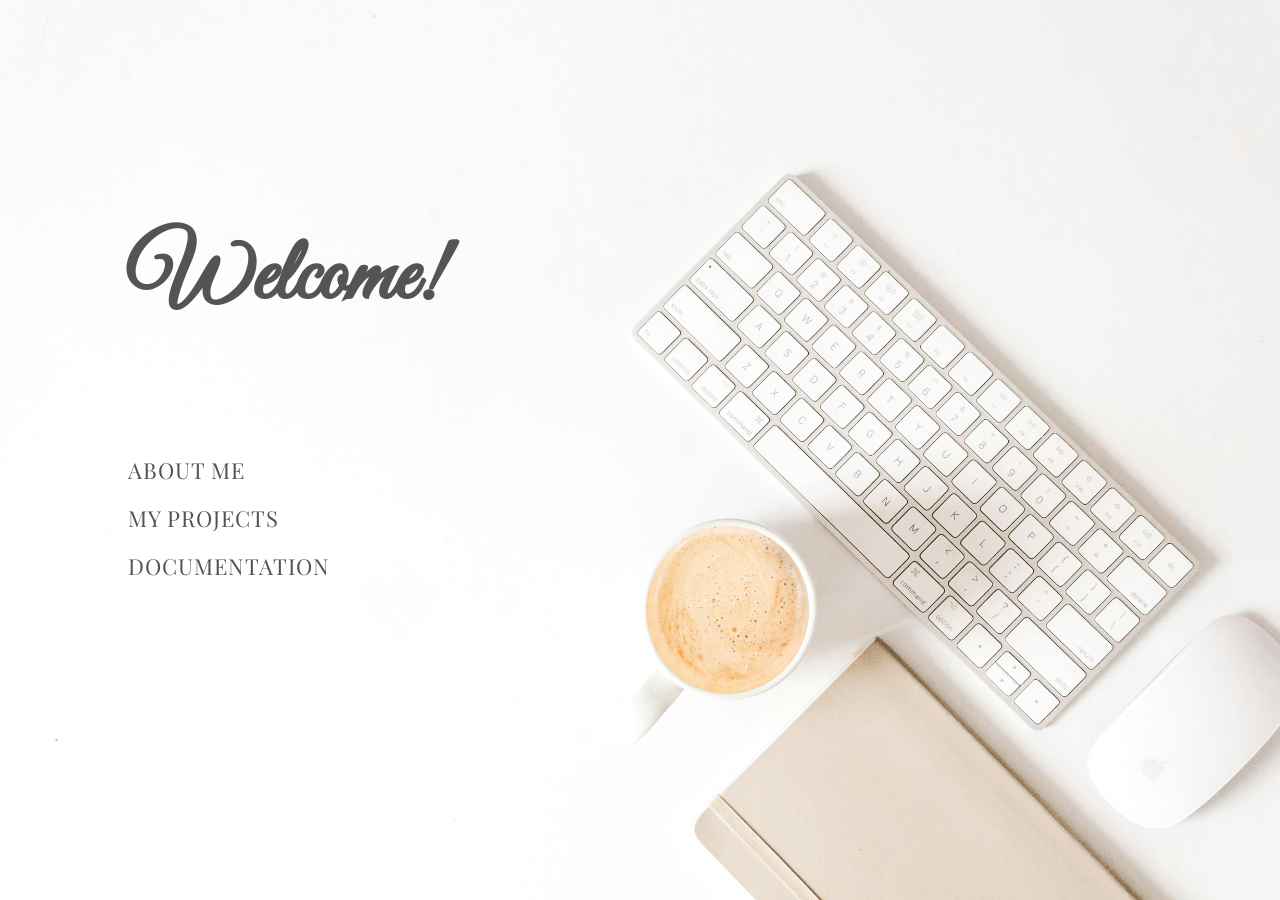
<file: index.html>
<!DOCTYPE html>
<html lang="en">
<head>
  <meta charset="UTF-8">
  <title>Portfolio</title>

  <!-- Fonts -->
  <link href="https://fonts.googleapis.com/css2?family=Playfair+Display:wght@400;600&family=Great+Vibes&display=swap" rel="stylesheet">

  <link rel="stylesheet" href="global/css/main.css">
</head>

<body>

<section class="home">

  <div class="overlay-content">
    <h1 class="title-script">Welcome!</h1>

    <div class="menu">
      <a href="/about-me/">ABOUT ME</a>
      <a href="/my-projects/">MY PROJECTS</a>
      <a href="/documentation/">DOCUMENTATION</a>
    </div>
  </div>

</section>

</body>
</html>
</file>
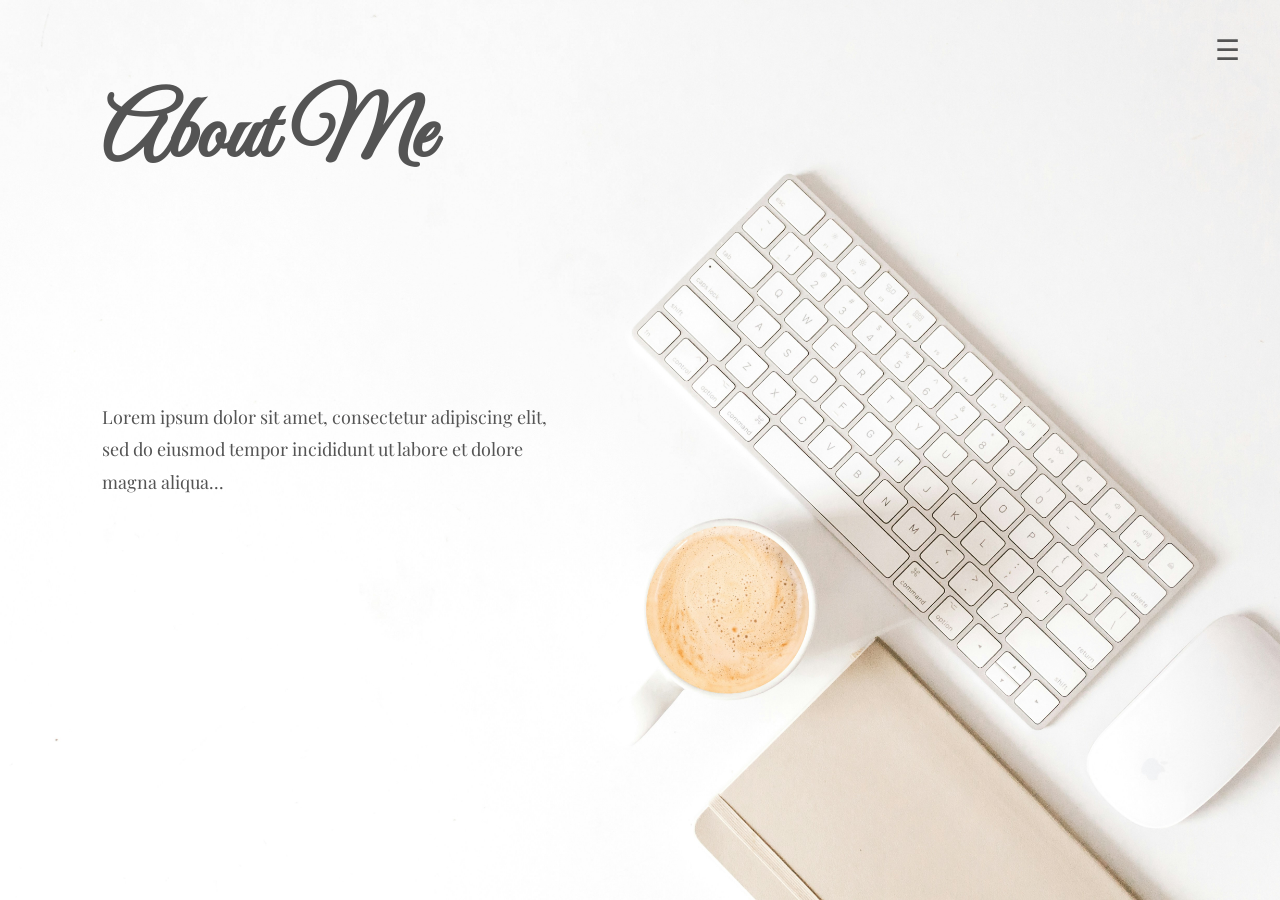
<file: about-me/index.html>
<!DOCTYPE html>
<html lang="en">
<head>
  <meta charset="UTF-8">
  <title>About Me</title>

  <!-- Fonts -->
  <link href="https://fonts.googleapis.com/css2?family=Playfair+Display:wght@400;600&family=Great+Vibes&display=swap" rel="stylesheet">

  <!-- Global CSS -->
  <link rel="stylesheet" href="../../global/css/main.css">

  <!-- Page CSS -->
  <link rel="stylesheet" href="about-me.css">

  <!-- Navigation CSS -->
  <link rel="stylesheet" href="/global/css/nav.css">
</head>

<body>
<!-- NAV -->
<div id="nav-container"></div>

<section class="about">
  <!-- LEFT TITLE -->
  <h1 class="title-script about-title">About Me</h1>

  <!-- RIGHT CONTENT -->
  <div class="about-text">
    <p>
      Lorem ipsum dolor sit amet, consectetur adipiscing elit, sed do eiusmod tempor incididunt ut labore et dolore magna aliqua...
    </p>
  </div>

</section>
<script src="/global/js/nav.js"></script>

</body>
</html>
</file>
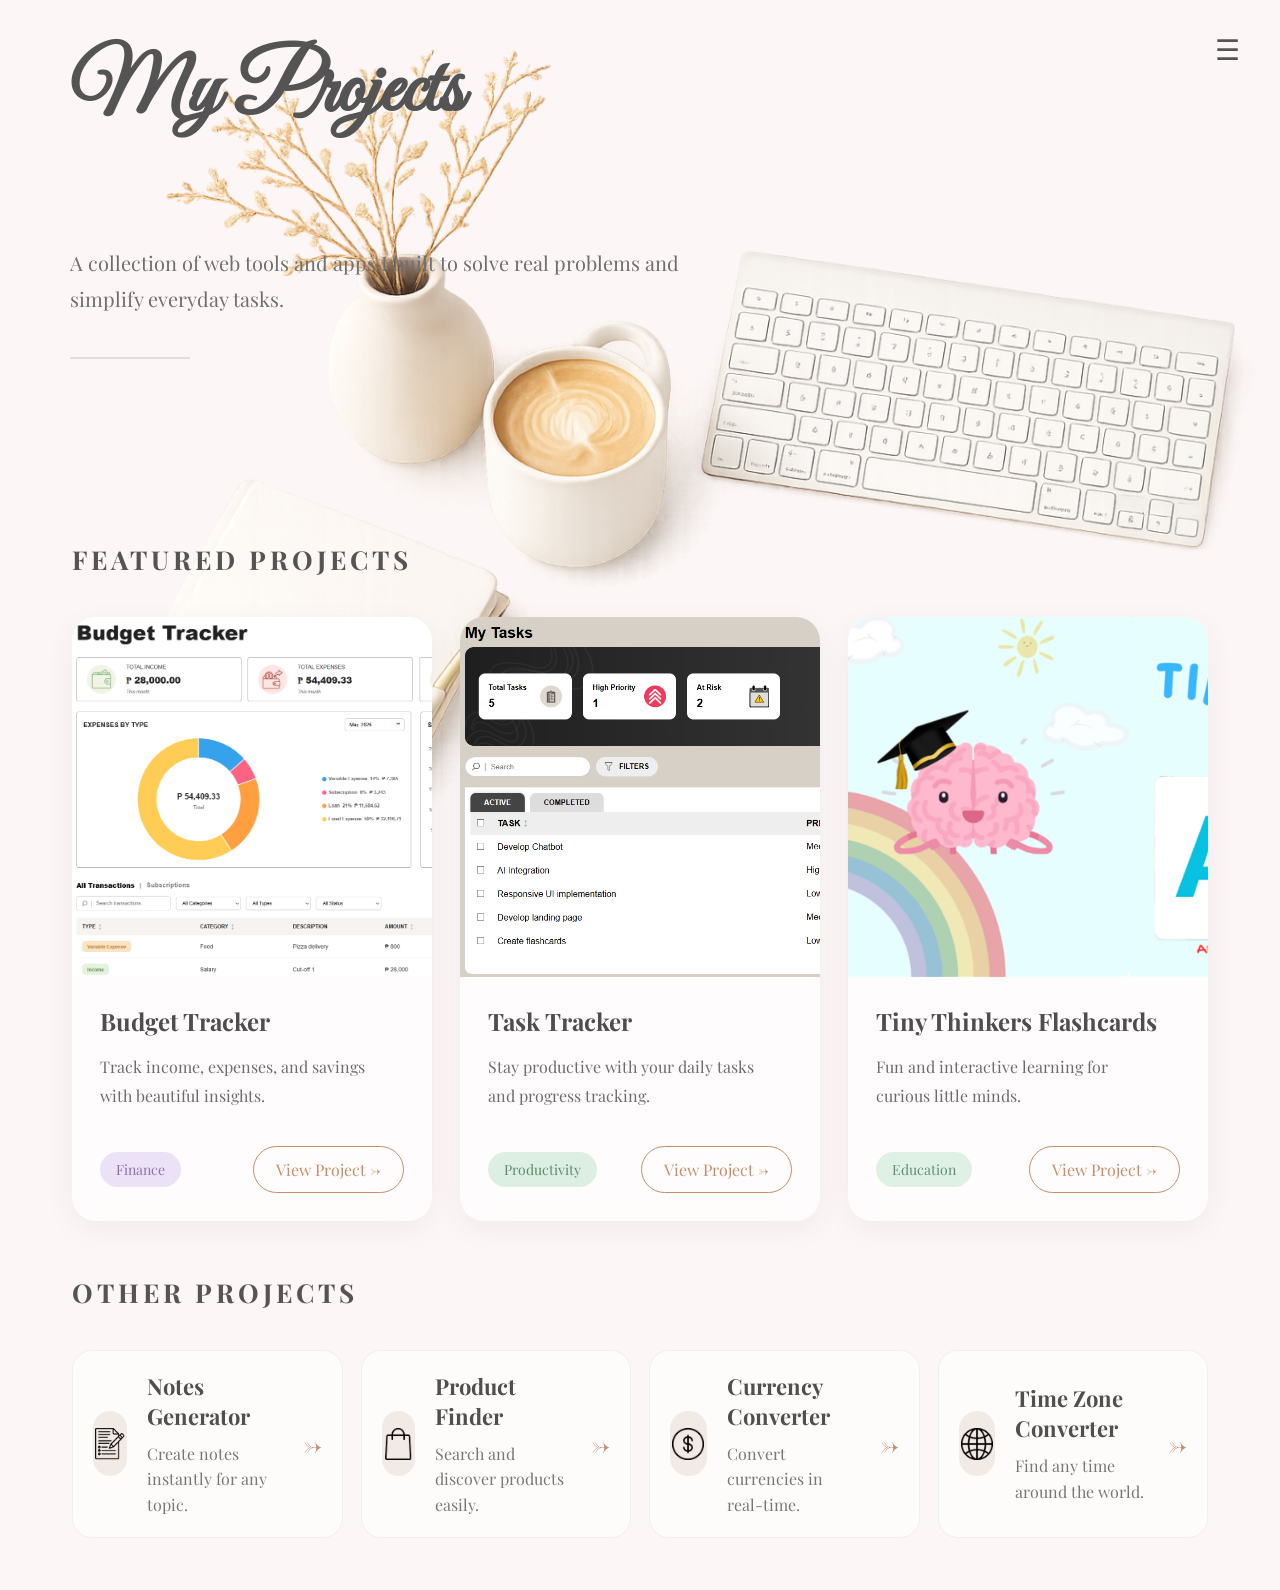
<file: my-projects/index.html>
<!DOCTYPE html>
<html lang="en">
<head>
  <meta charset="UTF-8">
  <title>My Projects</title>

  <!-- Fonts -->
  <link href="https://fonts.googleapis.com/css2?family=Playfair+Display:wght@400;600&family=Great+Vibes&display=swap" rel="stylesheet">

  <link rel="stylesheet" href="../global/css/main.css">
  <link rel="stylesheet" href="my-projects.css">

  <!-- Navigation CSS -->
  <link rel="stylesheet" href="/global/css/nav.css">
</head>

<body>
<!-- NAV -->
<div id="nav-container"></div>
    <section class="projects">
        <div class="projects-overlay"></div>
        <div class="projects-container">
            <!-- HERO -->
             <section class="projects-hero">
                <div class="hero-left">
                    <h1 class="title-script projects-title">My Projects</h1>
                    <p class="projects-description">
                        A collection of web tools and apps I built to solve real
                        problems and simplify everyday tasks.
                    </p>
                    <div class="hero-divider"></div>
                </div>
            </div>
        </section>

        <!-- FEATURED -->
        <section class="featured-section">
            <h2 class="section-title">FEATURED PROJECTS</h2>
            <div class="featured-grid">

            <!-- CARD 1 -->
            <div class="featured-card">
                <img src="/assets/images/budget-preview.png" alt="Budget Tracker" class="featured-image">
                <div class="featured-content">
                    <h3>Budget Tracker</h3>
                    <p>
                        Track income, expenses, and savings
                        with beautiful insights.
                    </p>

                    <div class="featured-bottom">
                        <span class="project-tag finance">Finance</span>
                        <a href="/my-projects/budget-tracker/" class="project-btn">View Project →</a>
                    </div>
                </div>
            </div>

            <!-- CARD 2 -->
            <div class="featured-card">
                <img src="/assets/images/task-preview.png" alt="Task Tracker" class="featured-image">
                <div class="featured-content">
                    <h3>Task Tracker</h3>
                    <p>
                        Stay productive with your daily tasks
                        and progress tracking.
                    </p>

                    <div class="featured-bottom">
                        <span class="project-tag productivity">Productivity</span>
                        <a href="/my-projects/task-tracker/" class="project-btn">View Project →</a>
                    </div>
                </div>
            </div>

            <!-- CARD 3 -->
            <div class="featured-card">
                <img src="/assets/images/tthinkers-preview.png" alt="Tiny Thinkers" class="featured-image">
                <div class="featured-content">
                    <h3>Tiny Thinkers Flashcards</h3>
                    <p>
                        Fun and interactive learning for
                        curious little minds.
                    </p>

                    <div class="featured-bottom">
                        <span class="project-tag education">Education</span>
                        <a href="/my-projects/tiny-thinkers/" class="project-btn">View Project →</a>
                    </div>
                </div>
            </div>
        </div>
    </section>
    
    <!-- OTHER PROJECTS -->
    <section class="other-projects-section">
        <h2 class="section-title">OTHER PROJECTS</h2>
        <div class="mini-projects-grid">
            <div class="mini-card">
                <div class="mini-icon">
                    <img src="/assets/icons/notes-icon.png" alt="Notes Generator">
                </div>
                <div class="mini-content">
                    <h4>Notes Generator</h4>
                    <p>Create notes instantly for any topic.</p>
                </div>
                
                <a href="/my-projects/notes-generator/" class="mini-arrow">→</a>
            </div>

            <div class="mini-card">
                <div class="mini-icon">
                    <img src="/assets/icons/pfinder-icon.png" alt="Product Finder">
                </div>
                <div class="mini-content">
                    <h4>Product Finder</h4>
                    <p>Search and discover products easily.</p>
                </div>
                
                <a href="/my-projects/product-finder/" class="mini-arrow">→</a>
            </div>

            <div class="mini-card">
                <div class="mini-icon">
                    <img src="/assets/icons/cconvert-icon.png" alt="Currency Converter">
                </div>
                <div class="mini-content">
                    <h4>Currency Converter</h4>
                    <p>Convert currencies in real-time.</p>
                </div>
                
                <a href="/my-projects/currency-converter/" class="mini-arrow">→</a>
            </div>

            <div class="mini-card">
                <div class="mini-icon">
                    <img src="/assets/icons/tzconvert-icon.png" alt="Time Zone Converted">
                </div>
                <div class="mini-content">
                    <h4>Time Zone Converter</h4>
                    <p>Find any time around the world.</p>
                </div>
                
                <a href="/my-projects/timezone-converter/" class="mini-arrow">→</a>
            </div>
        </div>
    </section>
</div>
</section>

<script src="/global/js/nav.js"></script>

</body>
</html>
</file>
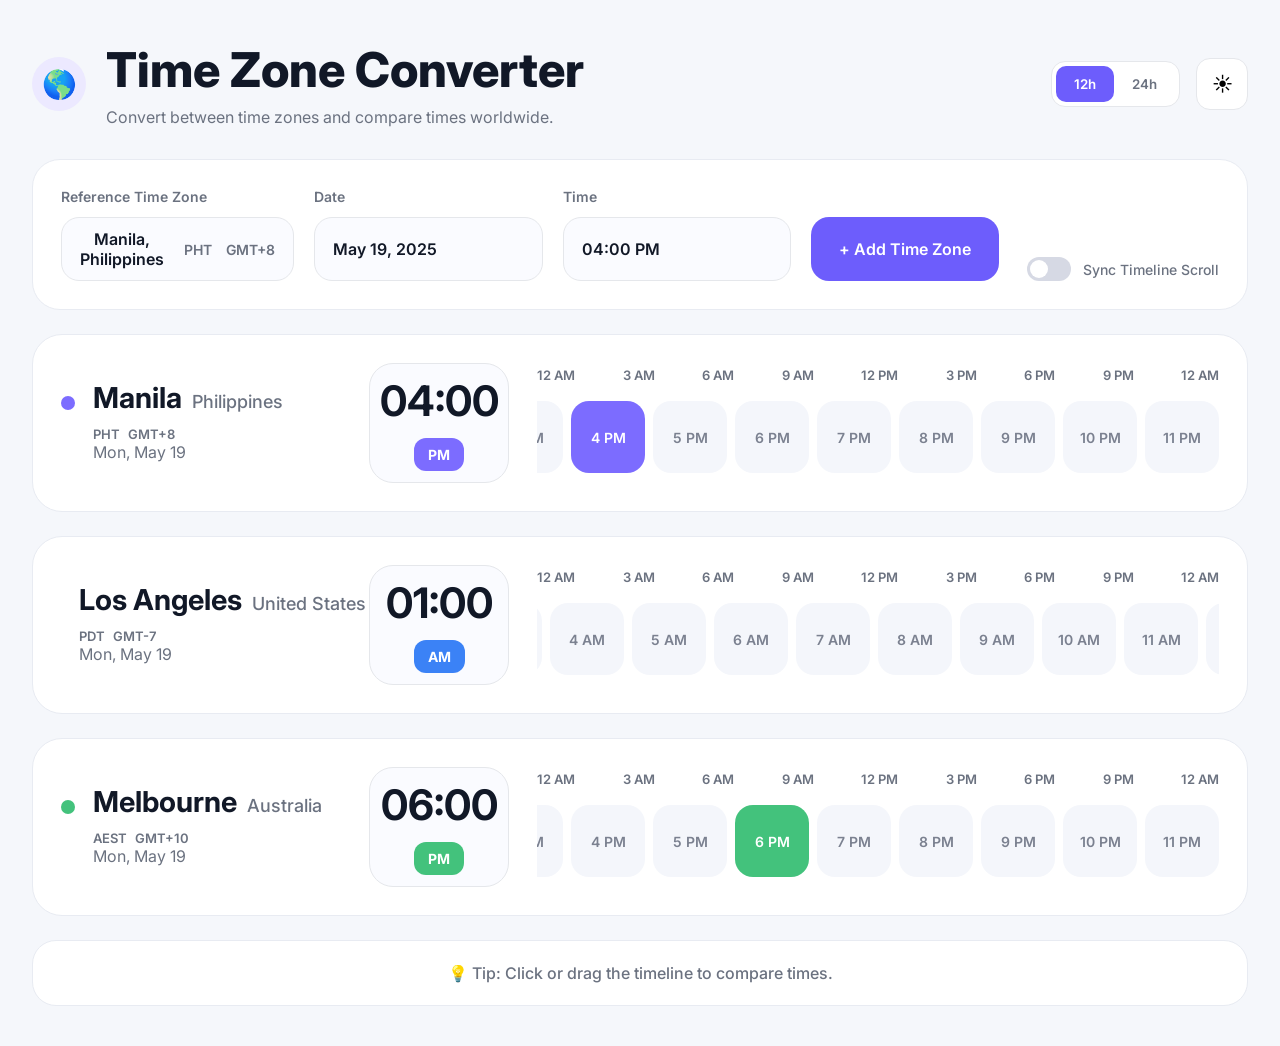
<file: my-projects/timezone-converter/index.html>
<!DOCTYPE html>
<html lang="en">
<head>
  <meta charset="UTF-8" />
  <meta name="viewport" content="width=device-width, initial-scale=1.0" />
  <title>Time Zone Converter</title>

  <!-- CSS -->
  <link rel="stylesheet" href="timezone-converter.css" />

  <!-- Google Fonts -->
  <link rel="preconnect" href="https://fonts.googleapis.com">
  <link rel="preconnect" href="https://fonts.gstatic.com" crossorigin>

  <link href="https://fonts.googleapis.com/css2?family=Inter:wght@400;500;600;700;800&display=swap" rel="stylesheet">
</head>

<body>
  <main class="app-container">
    <!-- HEADER -->
    <header class="hero-section">
      <div class="hero-left">
        <div class="logo-wrapper">🌎</div>
        <div>
          <h1>Time Zone Converter</h1>
          <p>Convert between time zones and compare times worldwide.</p>
        </div>
      </div>

      <div class="hero-right">
        <div class="time-format-toggle">
          <button class="toggle-btn active">12h</button>
          <button class="toggle-btn">24h</button>
        </div>

        <button class="theme-btn">☀️</button>
      </div>

    </header>

    <!-- CONTROL PANEL -->
    <section class="control-panel">
      <div class="control-group">
        <label>Reference Time Zone</label>

        <button class="control-input large-input">
          <span>Manila, Philippines</span>
          <div class="timezone-meta">
            <span>PHT</span>
            <span>GMT+8</span>
          </div>
        </button>

      </div>
      <div class="control-group">
        <label>Date</label>
        <button class="control-input">May 19, 2025</button>
      </div>

      <div class="control-group">
        <label>Time</label>
        <button class="control-input">04:00 PM</button>
      </div>

      <button class="add-timezone-btn">+ Add Time Zone</button>
      <div class="sync-toggle-wrapper">
        <label class="sync-toggle">
          <input type="checkbox" id="sync-scroll-toggle">
          <span class="sync-slider"></span>
        </label>

        <span class="sync-label">Sync Timeline Scroll</span>

      </div>
    </section>

    <!-- TIMEZONE LIST -->
    <section class="timezone-list">
      <!-- MANILA -->
      <article class="timezone-card">
        <div class="timezone-info">
          <div class="timezone-dot purple"></div>
          <div class="timezone-details">
            <div class="timezone-title-row">
              <div class="timezone-heading">
                <h2>Manila</h2>
                <span class="country-inline">Philippines</span>
              </div>
            </div>
            <div class="timezone-tags">
              <span>PHT</span>
              <span>GMT+8</span>
            </div>

            <p class="timezone-date">Mon, May 19</p>
          </div>
        </div>

        <div class="current-time-box">
          <h3>04:00</h3>
          <span class="time-pill purple-pill">PM</span>
        </div>

        <div class="timeline-wrapper">
          <div class="timeline-hours">
            <span>12 AM</span>
            <span>3 AM</span>
            <span>6 AM</span>
            <span>9 AM</span>
            <span>12 PM</span>
            <span>3 PM</span>
            <span>6 PM</span>
            <span>9 PM</span>
            <span>12 AM</span>
          </div>

          <div class="timeline-scroll" id="timeline-manila">
            <div class="timeline-grid">
              <div class="time-cell">12 AM</div>
              <div class="time-cell">1 AM</div>
              <div class="time-cell">2 AM</div>
              <div class="time-cell">3 AM</div>
              <div class="time-cell">4 AM</div>
              <div class="time-cell">5 AM</div>
              <div class="time-cell">6 AM</div>
              <div class="time-cell">7 AM</div>
              <div class="time-cell">8 AM</div>
              <div class="time-cell">9 AM</div>
              <div class="time-cell">10 AM</div>
              <div class="time-cell">11 AM</div>
              <div class="time-cell">12 PM</div>
              <div class="time-cell">1 PM</div>
              <div class="time-cell">2 PM</div>
              <div class="time-cell">3 PM</div>
              <div class="time-cell active purple-active active-cell">4 PM</div>
              <div class="time-cell">5 PM</div>
              <div class="time-cell">6 PM</div>
              <div class="time-cell">7 PM</div>
              <div class="time-cell">8 PM</div>
              <div class="time-cell">9 PM</div>
              <div class="time-cell">10 PM</div>
              <div class="time-cell">11 PM</div>
            </div>
          </div>
        </div>

      </article>

      <!-- LOS ANGELES -->
      <article class="timezone-card">
        <div class="timezone-info">
          <div class="timezone-dot blue"></div>
          <div class="timezone-details">
            <div class="timezone-title-row">
              <div class="timezone-heading">
                <h2>Los Angeles</h2>
                <span class="country-inline">United States</span>
              </div>
            </div>

            <div class="timezone-tags">
              <span>PDT</span>
              <span>GMT-7</span>
            </div>

            <p class="timezone-date">Mon, May 19</p>
          </div>
        </div>

        <div class="current-time-box">
          <h3>01:00</h3>
          <span class="time-pill blue-pill">AM</span>
        </div>

        <div class="timeline-wrapper">
          <div class="timeline-hours">
            <span>12 AM</span>
            <span>3 AM</span>
            <span>6 AM</span>
            <span>9 AM</span>
            <span>12 PM</span>
            <span>3 PM</span>
            <span>6 PM</span>
            <span>9 PM</span>
            <span>12 AM</span>
          </div>

          <div class="timeline-scroll" id="timeline-los-angeles">
            <div class="timeline-grid">
              <div class="time-cell">12 AM</div>
              <div class="time-cell active blue-active active-cell">1 AM</div>
              <div class="time-cell">2 AM</div>
              <div class="time-cell">3 AM</div>
              <div class="time-cell">4 AM</div>
              <div class="time-cell">5 AM</div>
              <div class="time-cell">6 AM</div>
              <div class="time-cell">7 AM</div>
              <div class="time-cell">8 AM</div>
              <div class="time-cell">9 AM</div>
              <div class="time-cell">10 AM</div>
              <div class="time-cell">11 AM</div>
              <div class="time-cell">12 PM</div>
              <div class="time-cell">1 PM</div>
              <div class="time-cell">2 PM</div>
              <div class="time-cell">3 PM</div>
              <div class="time-cell">4 PM</div>
              <div class="time-cell">5 PM</div>
              <div class="time-cell">6 PM</div>
              <div class="time-cell">7 PM</div>
              <div class="time-cell">8 PM</div>
              <div class="time-cell">9 PM</div>
              <div class="time-cell">10 PM</div>
              <div class="time-cell">11 PM</div>
            </div>
          </div>
        </div>
      </article>

      <!-- MELBOURNE -->
      <article class="timezone-card">
        <div class="timezone-info">
          <div class="timezone-dot green"></div>
          <div class="timezone-details">
            <div class="timezone-title-row">
              <div class="timezone-heading">
                <h2>Melbourne</h2>
                <span class="country-inline">Australia</span>
              </div>
            </div>

            <div class="timezone-tags">
              <span>AEST</span>
              <span>GMT+10</span>
            </div>

            <p class="timezone-date">Mon, May 19</p>
          </div>
        </div>

        <div class="current-time-box">
          <h3>06:00</h3>
          <span class="time-pill green-pill">PM</span>
        </div>

        <div class="timeline-wrapper">
          <div class="timeline-hours">
            <span>12 AM</span>
            <span>3 AM</span>
            <span>6 AM</span>
            <span>9 AM</span>
            <span>12 PM</span>
            <span>3 PM</span>
            <span>6 PM</span>
            <span>9 PM</span>
            <span>12 AM</span>
          </div>

          <div class="timeline-scroll" id="timeline-melbourne">
            <div class="timeline-grid">
              <div class="time-cell">12 AM</div>
              <div class="time-cell">1 AM</div>
              <div class="time-cell">2 AM</div>
              <div class="time-cell">3 AM</div>
              <div class="time-cell">4 AM</div>
              <div class="time-cell">5 AM</div>
              <div class="time-cell">6 AM</div>
              <div class="time-cell">7 AM</div>
              <div class="time-cell">8 AM</div>
              <div class="time-cell">9 AM</div>
              <div class="time-cell">10 AM</div>
              <div class="time-cell">11 AM</div>
              <div class="time-cell">12 PM</div>
              <div class="time-cell">1 PM</div>
              <div class="time-cell">2 PM</div>
              <div class="time-cell">3 PM</div>
              <div class="time-cell">4 PM</div>
              <div class="time-cell">5 PM</div>
              <div class="time-cell active green-active active-cell">6 PM</div>
              <div class="time-cell">7 PM</div>
              <div class="time-cell">8 PM</div>
              <div class="time-cell">9 PM</div>
              <div class="time-cell">10 PM</div>
              <div class="time-cell">11 PM</div>
            </div>
          </div>
        </div>
      </article>
    </section>

    <!-- FOOTER TIP -->
    <div class="tip-box">💡 Tip: Click or drag the timeline to compare times.</div>
  </main>

  <script src="timezone-converter.js"></script>

</body>
</html>
</file>
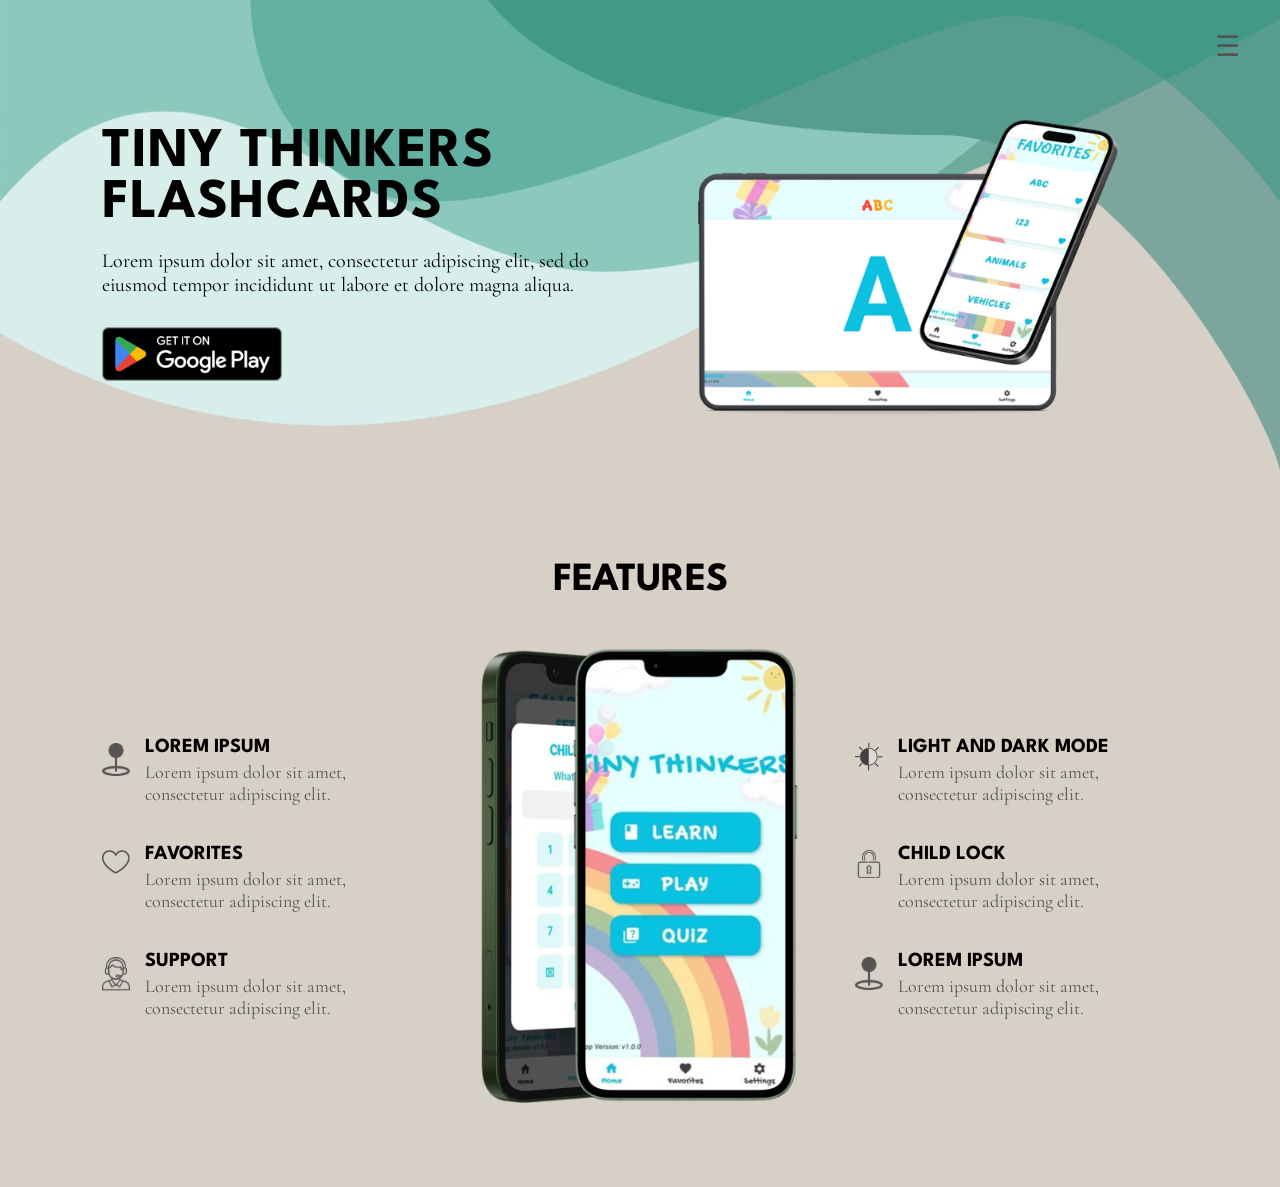
<file: my-projects/tiny-thinkers/index.html>
<!DOCTYPE html>
<html lang="en">
<head>
  <meta charset="UTF-8">
  <title>Tiny Thinkers</title>

  <!-- Fonts -->
  <link href="https://fonts.googleapis.com/css2?family=League+Spartan:wght@600;700&family=Cormorant+Garamond:wght@400;500&display=swap" rel="stylesheet">

  <link rel="stylesheet" href="/global/css/main.css">
  <link rel="stylesheet" href="/global/css/nav.css">
  <link rel="stylesheet" href="tiny-thinkers.css">
</head>

<body>

<div id="nav-container"></div>

<!-- HERO -->
<section class="tt-hero">

  <div class="tt-content">
    <h1>TINY THINKERS FLASHCARDS</h1>

    <p>
      Lorem ipsum dolor sit amet, consectetur adipiscing elit, sed do eiusmod tempor incididunt ut labore et dolore magna aliqua.
    </p>

    <a href="#" class="play-btn" onclick="handlePlayClick(event)">
        <img src="/assets/images/google-play.png" alt="Google Play">
    </a>
  </div>

  <div class="tt-images">
    <img src="/assets/images/tt-about.png" class="tt-aboutimg">
  </div>

</section>

<!-- FEATURES -->
<section class="tt-features">

  <h2>FEATURES</h2>

  <div class="features-layout">

    <!-- LEFT COLUMN -->
    <div class="features-col">

      <div class="feature-item">
        <img src="/assets/icons/placeholder.png" class="feature-icon">
        <div>
          <h3>LOREM IPSUM</h3>
          <p>Lorem ipsum dolor sit amet, consectetur adipiscing elit.</p>
        </div>
      </div>

      <div class="feature-item">
        <img src="/assets/icons/favorites.png" class="feature-icon">
        <div>
          <h3>FAVORITES</h3>
          <p>Lorem ipsum dolor sit amet, consectetur adipiscing elit.</p>
        </div>
      </div>

      <div class="feature-item">
        <img src="/assets/icons/support.png" class="feature-icon">
        <div>
          <h3>SUPPORT</h3>
          <p>Lorem ipsum dolor sit amet, consectetur adipiscing elit.</p>
        </div>
      </div>

    </div>

    <!-- CENTER IMAGE (we’ll fix positioning next step) -->
    <div class="features-image">
      <img src="/assets/images/tt-features.png" alt="App preview">
    </div>

    <!-- RIGHT COLUMN -->
    <div class="features-col">

      <div class="feature-item">
        <img src="/assets/icons/light-and-dark.png" class="feature-icon">
        <div>
          <h3>LIGHT AND DARK MODE</h3>
          <p>Lorem ipsum dolor sit amet, consectetur adipiscing elit.</p>
        </div>
      </div>

      <div class="feature-item">
        <img src="/assets/icons/child-lock.png" class="feature-icon">
        <div>
          <h3>CHILD LOCK</h3>
          <p>Lorem ipsum dolor sit amet, consectetur adipiscing elit.</p>
        </div>
      </div>

      <div class="feature-item">
        <img src="/assets/icons/placeholder.png" class="feature-icon">
        <div>
          <h3>LOREM IPSUM</h3>
          <p>Lorem ipsum dolor sit amet, consectetur adipiscing elit.</p>
        </div>
      </div>

    </div>

  </div>

</section>

<script src="/global/js/nav.js"></script>
<script src="tiny-thinkers.js"></script>

</body>
</html>
</file>
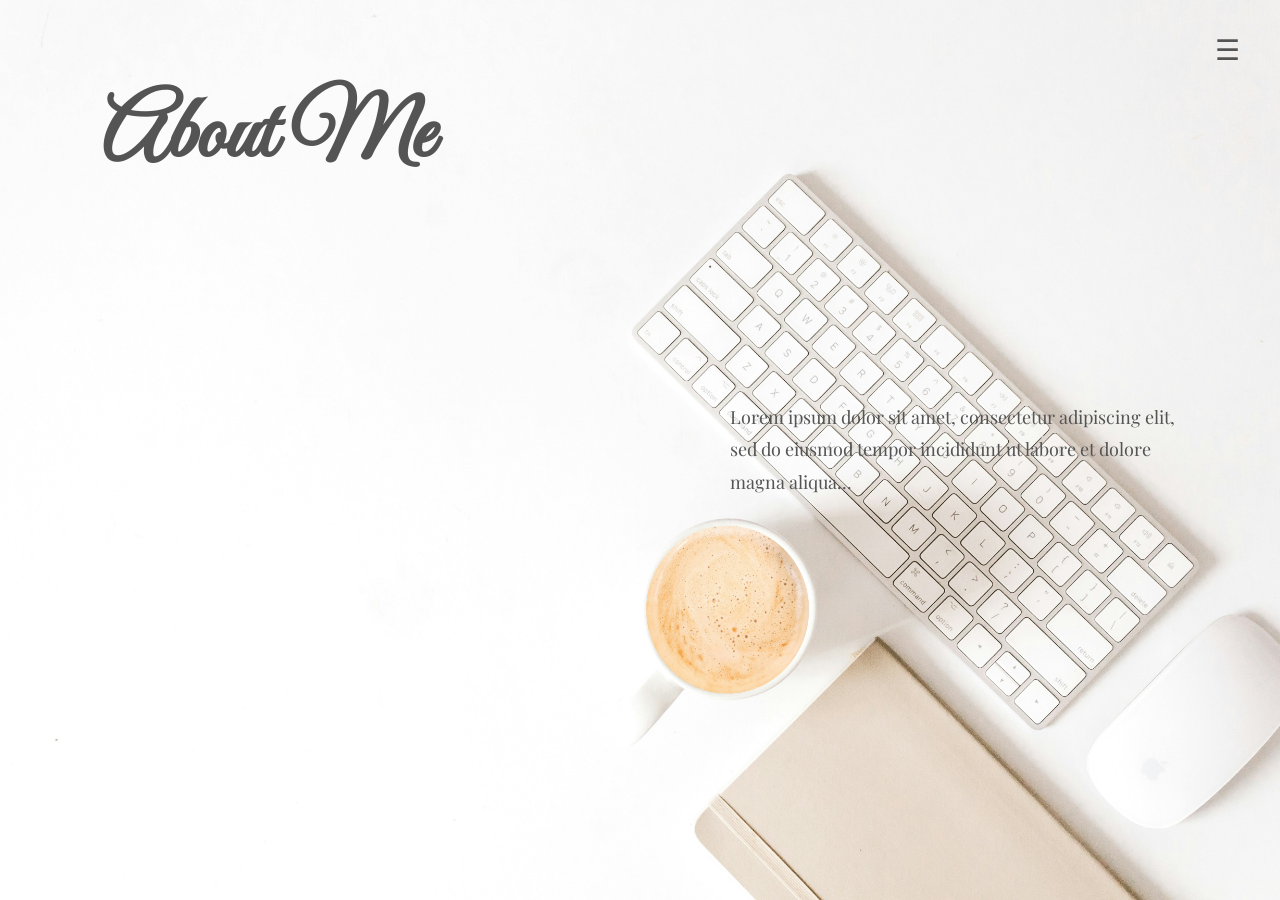
<file: pages/about-me/index.html>
<!DOCTYPE html>
<html lang="en">
<head>
  <meta charset="UTF-8">
  <title>About Me</title>

  <!-- Fonts -->
  <link href="https://fonts.googleapis.com/css2?family=Playfair+Display:wght@400;600&family=Great+Vibes&display=swap" rel="stylesheet">

  <!-- Global CSS -->
  <link rel="stylesheet" href="../../global/css/main.css">

  <!-- Page CSS -->
  <link rel="stylesheet" href="about-me.css">
</head>

<body>

<section class="about">

  <!-- NAV (top-right) -->
  <div class="nav">
    <div class="hamburger">☰</div>
  </div>

  <!-- LEFT TITLE -->
  <h1 class="title-script about-title">About Me</h1>

  <!-- RIGHT CONTENT -->
  <div class="about-text">
    <p>
      Lorem ipsum dolor sit amet, consectetur adipiscing elit, sed do eiusmod tempor incididunt ut labore et dolore magna aliqua...
    </p>
  </div>

</section>

</body>
</html>
</file>
<file: global/css/main.css>
* {
  margin: 0;
  padding: 0;
  box-sizing: border-box;
}

body {
  font-family: 'Playfair Display', serif;
  background-color: #d6d0c7;
}

/* BACKGROUND */
.home, .about {
  height: 100vh;
  background-image: url('../../assets/images/bg-img.jpg');
  background-size: cover;
  background-position: center;
  background-repeat: no-repeat;
}

.about {
  position: relative;
}

/* TEXT CONTAINER */
.overlay-content {
  position: absolute;
  left: 10%;
  top: 50%;
  transform: translateY(-50%);
  color: #545454;
}

/* WELCOME TITLE */
.title-script {
  font-family: 'Great Vibes', cursive;
  font-size: 90px;
  margin-bottom: 40px;
  /* push slightly upward */
  position: relative;
  top: -80px;
}

/* MENU */
.menu a {
  display: block;
  text-decoration: none;
  color: #545454;
  font-size: 22px;
  margin: 18px 0;
  letter-spacing: 1px;
  transition: 0.3s;
}

/* HOVER */
.menu a:hover {
  opacity: 0.6;
}
</file>
<file: about-me/about-me.css>
/* NAV */
.nav {
  position: absolute;
  top: 30px;
  right: 40px;
}

.hamburger {
  font-size: 28px;
  color: #545454;
  cursor: pointer;
}

/* TITLE (same alignment as home) */
.about-title {
  position: absolute;
  top: 80px;
  left: 8%;
  color: #545454;
  font-size: 90px;
}

/* TEXT BLOCK */
.about-text {
  position: absolute;
  top: 50%;
  left: 8%;              /* align with title */
  transform: translateY(-50%);
  width: 35%;
  color: #545454;
  font-size: 18px;
  line-height: 1.8;
  text-align: left;
}
</file>
<file: global/css/nav.css>
/* HAMBURGER */
.nav {
  position: absolute;
  top: 30px;
  right: 40px;
  z-index: 1000;
}

.hamburger {
  font-size: 28px;
  cursor: pointer;
  color: #545454;
}

/* SIDE MENU */
.side-menu {
  position: fixed;
  top: 0;
  right: -350px;
  width: 350px;
  height: 100vh;
  background-color: #e6dfd6;
  display: flex;
  flex-direction: column;
  justify-content: center;
  align-items: center;
  gap: 30px;
  transition: 0.4s ease;
  z-index: 99;
}

/* OPEN STATE */
.side-menu.active {
  right: 0;
}

/* LINKS */
.side-menu a,
.menu-item {
  text-decoration: none;
  color: #545454;
  font-size: 20px;
  cursor: pointer;
}

/* SUBMENU */
.projects-submenu {
  position: absolute;
  inset: 0;
  background-color: #e6dfd6;

  display: flex;
  flex-direction: column;
  justify-content: center;
  align-items: center;

  gap: 25px;

  transform: translateX(100%);
  transition: 0.4s;
}

/* SHOW SUBMENU */
.projects-submenu.active {
  transform: translateX(0);
}

/* BACK BUTTON */
.back {
  position: absolute;
  top: 40px;
  left: 30px;
  cursor: pointer;
  font-size: 18px;
}

/* ARROW */
.arrow {
  margin-left: 10px;
}
</file>
<file: my-projects/my-projects.css>
body {
  background-color: #fcf7f6;
}

html {
  scroll-behavior: smooth;
}

/* PAGE BACKGROUND */
.projects {
  position: relative;
  min-height: 60vh;
  padding: 60px 0 100px;
  overflow: visible;
}

.projects::before {
  content: "";
  position: absolute;
  top: 0;
  right: 0;
  width: 100%;
  height: 950px;
  background: url('/assets/images/bg-img-trans.png');
  background-size: 1300px;
  background-position: top right;
  background-repeat: no-repeat;
  opacity: 0.9;
  pointer-events: none;
  z-index: 1;
}

.projects-container {
  width: calc(100% - 140px);
  max-width: 1700px;
  margin: auto;
  position: relative;
  z-index: 2;
  padding-top: 20px;
}

/* NAV */
.nav {
  top: 30px;
  right: 40px;
}

.hamburger {
  font-size: 28px;
  color: #545454;
  cursor: pointer;
}

/* HERO */
.projects-hero {
  position: relative;
  display: flex;
  align-items: flex-start;
  padding-top: 20px;
}

.hero-left {
  max-width: 85%;
  padding-top: 20px;
  position: relative;
  z-index: 2;
}

.hero-divider {
  width: 120px;
  height: 2px;

  background: rgba(84,84,84,0.15);

  margin-top: 40px;
}

.projects-title {
  font-size: 84px;
  color: #545454;
  margin-bottom: 20px;
}

.projects-description {
  font-size: 20px;
  line-height: 1.8;
  color: #6f6f6f;
  max-width: 80%;
}

/* SECTION */
.section-title {
  font-size: 26px;
  letter-spacing: 4px;
  color: #545454;
  margin-bottom: 40px;
}

/* FEATURED GRID */
.featured-section, .other-projects-section {
  margin: auto;
  width: calc(100% - 140px);
  max-width: 1700px;
  position: relative;
  padding: 2px;
  margin-bottom: 50px;
  z-index: 2;
}

.featured-grid {
  display: grid;
  grid-template-columns: repeat(3, minmax(0, 1fr));
  gap: 28px;
  align-items: stretch;
}

/* FEATURED CARD */
.featured-card {
  background: rgba(255,255,255,0.65);
  backdrop-filter: blur(10px);
  border-radius: 24px;
  overflow: hidden;
  text-decoration: none;
  color: inherit;
  transition: all 0.35s ease;
  box-shadow: 0 8px 30px rgba(0,0,0,0.05);
  display: flex;
  flex-direction: column;
}

.featured-card:hover {
  transform: translateY(-8px);
  box-shadow: 0 20px 40px rgba(0,0,0,0.08);
}

.featured-image {
  width: 100%;
  height: 360px;
  object-fit: cover;
  object-position: top left;
  transition: transform 0.4s ease;
}

.featured-content {
  padding: 28px;
  flex: 1;
  display: flex;
  flex-direction: column;
}

.featured-content h3 {
  font-size: 24px;
  color: #4e4e4e;
  margin-bottom: 16px;
}

.featured-content p {
  color: #6c6c6c;
  line-height: 1.8;
  margin-bottom: 35px;
  max-width: 90%;
}

.featured-bottom {
  display: flex;
  justify-content: space-between;
  align-items: center;
  margin-top: auto;
}

.featured-card:hover .featured-image {
  transform: scale(1.04);
}

/* TAGS */
.project-tag {
  padding: 8px 16px;
  border-radius: 999px;
  font-size: 14px;
}

.finance {
  background: #ece2f7;
  color: #8f6cb0;
}

.productivity {
  background: #dcefe2;
  color: #5e8a6c;
}

.education {
  background: #dff0e5;
  color: #5f8f77;
}

/* BUTTON */
.project-btn {
  border: 1px solid #c78d67;
  background: transparent;
  color: #c78d67;
  padding: 12px 22px;
  border-radius: 999px;
  cursor: pointer;
  transition: 0.3s;
  display: inline-flex;
  align-items: center;
  justify-content: center;
  text-decoration: none;
}

.project-btn:hover {
  background: #c78d67;
  color: white;
}

/* MINI GRID */
.mini-projects-grid {
  display: grid;
  grid-template-columns: repeat(4, minmax(0, 1fr));
  gap: 18px;
}

/* MINI CARD */
.mini-card {
  background: rgba(255,255,255,0.6);
  border: 1px solid rgba(0,0,0,0.05);
  border-radius: 20px;
  padding: 20px;
  display: flex;
  align-items: center;
  gap: 20px;
  text-decoration: none;
  color: inherit;
  transition: all 0.3s ease;
}

.mini-card:hover {
  transform: translateY(-5px);
  box-shadow: 0 10px 24px rgba(0,0,0,0.05);
}

.mini-icon {
  width: 65px;
  height: 65px;
  border-radius: 18px;
  background: #f2eae4;
  display: flex;
  align-items: center;
  justify-content: center;
  font-size: 28px;
}

.mini-content {
  max-width: 60%;
}

.mini-content h4 {
  font-size: 22px;
  color: #4f4f4f;
  margin-bottom: 10px;
}

.mini-content p {
  color: #777;
  line-height: 1.6;
}

.mini-arrow {
  margin-left: auto;
  font-size: 28px;
  color: #c78d67;
  transition: 0.3s ease;
  text-decoration: none;
  cursor: pointer;
}

.mini-arrow:hover {
  font-size: 35px;
  font-weight: 600;
  transition: 0.2s ease;
}

.mini-icon img {
  width: 32px;
  height: 32px;
  object-fit: contain;
}

.mini-card:hover .mini-arrow {
  transform: translateX(4px);
}

/*RESPONSIVE LAYOUT*/
@media (max-width: 1100px) {
  .projects {
    min-height: 20vh;
  }
  .featured-grid {
    grid-template-columns: 1fr;
  }

  .mini-projects-grid {
    grid-template-columns: repeat(2, 1fr);
  }

  .projects-hero {
    flex-direction: column;
    gap: 40px;
  }

  .hero-bg-image {
    width: 100%;
    max-width: 500px;
  }
}

@media (max-width: 768px) {
  .projects-title {
    font-size: 64px;
  }

  .projects-description {
    font-size: 16px;
  }

  .mini-projects-grid {
    grid-template-columns: 1fr;
  }

  .featured-content h3 {
    font-size: 28px;
  }

  .section-title {
    font-size: 22px;
  }
}
</file>
<file: my-projects/timezone-converter/timezone-converter.css>
/* RESET */
* {
  margin: 0;
  padding: 0;
  box-sizing: border-box;
}

button {
  border: none;
  background: none;
  font-family: inherit;
  cursor: pointer;
}

body {
  font-family: 'Inter', sans-serif;
  background: #f5f7fb;
  color: #111827;
}

/* APP */
.app-container {
  width: 95%;
  max-width: 1500px;
  margin: 40px auto;
}

/* HEADER */
.hero-section {
  display: flex;
  justify-content: space-between;
  align-items: center;
  margin-bottom: 32px;
}

.hero-left {
  display: flex;
  align-items: center;
  gap: 20px;
}

.logo-wrapper {
  width: 54px;
  height: 54px;
  border-radius: 50%;
  background: #ece9ff;
  display: flex;
  align-items: center;
  justify-content: center;
  font-size: 28px;
}

.hero-section h1 {
  font-size: 48px;
  font-weight: 800;
  margin-bottom: 8px;
}

.hero-section p {
  color: #6b7280;
  font-size: 16px;
}

.hero-right {
  display: flex;
  align-items: center;
  gap: 16px;
}

/* TOGGLE */
.time-format-toggle {
  background: white;
  border: 1px solid #e5e7eb;
  border-radius: 14px;
  padding: 4px;
  display: flex;
}

.toggle-btn {
  padding: 10px 18px;
  border-radius: 10px;
  font-weight: 600;
  color: #6b7280;
}

.toggle-btn.active {
  background: #6d5dfc;
  color: white;
}

.theme-btn {
  width: 52px;
  height: 52px;
  border-radius: 14px;
  background: white;
  border: 1px solid #e5e7eb;
  font-size: 20px;
}

/* CONTROL PANEL */
.control-panel {
  background: white;
  border: 1px solid #e8ebf2;
  border-radius: 28px;
  padding: 28px;
  display: flex;
  align-items: flex-end;
  gap: 20px;
  margin-bottom: 24px;
}

.control-group {
  flex: 1;
}

.control-group label {
  display: block;
  margin-bottom: 12px;
  font-size: 14px;
  font-weight: 600;
  color: #6b7280;
}

.control-input {
  width: 100%;
  height: 64px;
  border: 1px solid #e5e7eb;
  border-radius: 18px;
  background: #fafbff;
  padding: 0 18px;
  display: flex;
  align-items: center;
  justify-content: space-between;
  font-size: 16px;
  font-weight: 600;
  color: #111827;
}

.large-input {
  gap: 20px;
}

.timezone-meta {
  display: flex;
  gap: 14px;
  color: #6b7280;
  font-size: 14px;
}

.add-timezone-btn {
  height: 64px;
  padding: 0 28px;
  border-radius: 18px;
  background: #6d5dfc;
  color: white;
  font-size: 16px;
  font-weight: 600;
  transition: 0.2s ease;
}

.add-timezone-btn:hover {
  transform: translateY(-2px);
  background: #5a49f5;
}

.sync-toggle-wrapper {
  display: flex;
  align-items: center;
  gap: 12px;
  margin-left: 8px;
}

.sync-label {
  color: #6b7280;
  font-size: 14px;
  font-weight: 500;
}

/* HIDE DEFAULT CHECKBOX */
.sync-toggle input {
  display: none;
}

/* TOGGLE */
.sync-slider {
  position: relative;
  width: 44px;
  height: 24px;
  background: #d6d9e4;
  border-radius: 999px;
  transition: 0.2s ease;
  display: block;
}

/* TOGGLE CIRCLE */
.sync-slider::before {
  content: '';
  position: absolute;
  top: 3px;
  left: 3px;
  width: 18px;
  height: 18px;
  border-radius: 50%;
  background: white;
  transition: 0.2s ease;
}

/* ACTIVE STATE */
.sync-toggle input:checked + .sync-slider {
  background: #6d5dfc;
}

.sync-toggle input:checked + .sync-slider::before {
  transform: translateX(20px);
}

/* TIMEZONE LIST */
.timezone-list {
  display: flex;
  flex-direction: column;
  gap: 24px;
}

/* TIMEZONE CARD */
.timezone-card {
  background: white;
  border: 1px solid #e8ebf2;
  border-radius: 30px;
  padding: 28px;
  display: grid;
  grid-template-columns: 280px 140px minmax(0, 1fr);
  gap: 28px;
  align-items: center;
}

.timezone-info {
  display: flex;
  gap: 18px;
}

.timezone-dot {
  width: 14px;
  height: 14px;
  border-radius: 50%;
  margin-top: 12px;
}

.purple {
  background: #7c6cff;
}

.blue {
  background: #3b82f6;
}

.green {
  background: #43c27c;
}

.timezone-title-row {
  display: flex;
  align-items: center;
  gap: 12px;
  margin-bottom: 14px;
  min-width: 0;
}

.timezone-heading {
  display: flex;
  align-items: baseline;
  gap: 10px;
  min-width: 0;
}

.country-inline {
  color: #6b7280;
  font-size: 18px;
  font-weight: 500;
  white-space: nowrap;
}

.timezone-title-row h2 {
  font-size: clamp(1.8rem, 1.8vw, 3rem);
  font-weight: 700;
  white-space: nowrap;
  line-height: 1;
  min-width: 0;
}

.timezone-tags {
  display: flex;
  gap: 8px;
  color: #6b7280;
  font-size: 13px;
  font-weight: 600;
  flex-shrink: 0;
}

.timezone-date {
  color: #6b7280;
  font-size: 16px;
}

/* TIME BOX */
.current-time-box {
  height: 120px;
  border: 1px solid #e5e7eb;
  border-radius: 24px;
  background: #fafbff;
  display: flex;
  flex-direction: column;
  align-items: center;
  justify-content: center;
  gap: 12px;
}

.current-time-box h3 {
  font-size: 42px;
  font-weight: 700;
}

.time-pill {
  padding: 8px 14px;
  border-radius: 12px;
  font-size: 14px;
  font-weight: 700;
  color: white;
}

.purple-pill {
  background: #7c6cff;
}

.blue-pill {
  background: #3b82f6;
}

.green-pill {
  background: #43c27c;
}

/* TIMELINE */
.timeline-wrapper {
  width: 100%;
}

.timeline-scroll {
  width: 100%;
  overflow-x: auto;
  overflow-y: hidden;
  scrollbar-width: thin;
  scrollbar-color: #d6d9e4 transparent;
  padding-bottom: 6px;
  scroll-behavior: smooth;
}

.timeline-scroll::-webkit-scrollbar {
  height: 8px;
}

.timeline-scroll::-webkit-scrollbar-track {
  background: transparent;
}

.timeline-scroll::-webkit-scrollbar-thumb {
  background: #d6d9e4;
  border-radius: 999px;
}

.timeline-scroll::-webkit-scrollbar-thumb:hover {
  background: #c3c8d8;
}

.timeline-hours {
  display: flex;
  justify-content: space-between;
  margin-bottom: 18px;
  color: #6b7280;
  font-size: 13px;
  font-weight: 600;
}

.timeline-grid {
  display: flex;
  gap: 8px;
  width: max-content;
  min-width: 100%;
}

.time-cell {
  flex-shrink: 0;
  width: 74px;
  height: 72px;
  border-radius: 18px;
  background: #f4f6fb;
  display: flex;
  align-items: center;
  justify-content: center;
  color: #7b8190;
  font-weight: 600;
  font-size: 14px;
  transition: 0.2s ease;
}

.active {
  color: white;
}

.purple-active {
  background: #7c6cff;
}

.blue-active {
  background: #3b82f6;
}

.green-active {
  background: #43c27c;
}

/* TIP BOX */
.tip-box {
  margin-top: 24px;
  background: white;
  border: 1px solid #e8ebf2;
  border-radius: 24px;
  padding: 22px;
  text-align: center;
  color: #6b7280;
  font-weight: 500;
}
</file>
<file: my-projects/tiny-thinkers/tiny-thinkers.css>
/* HERO */
.tt-hero {
  position: relative;
  padding: 120px 8% 60px;
  display: flex;
  align-items: center;
  justify-content: space-between;
  background: none;
}

.tt-hero::before {
  content: "";
  position: absolute;
  inset: 0;
  background: url('/assets/images/tt-header.png') center/cover no-repeat;
  z-index: 0;
}

.tt-hero::after {
  content: "";
  position: absolute;
  inset: 0;
}

.tt-hero > * {
  position: relative;
  z-index: 1;
}

/* TEXT */
.tt-content {
  max-width: 500px;
  margin-top: -30px;
}

.tt-content h1 {
  font-family: 'League Spartan', sans-serif;
  font-size: 56px;
  letter-spacing: 1px;
}

.tt-content p {
  font-family: 'Cormorant Garamond', serif;
  font-size: 20px;
  margin: 20px 0 30px;
}

/* GOOGLE PLAY */
.play-btn img {
  width: 180px;
  cursor: pointer;
  transition: 0.2s;
}

.play-btn img:hover {
  transform: scale(1.05);
}

/* IMAGES */
.tt-images {
  position: relative;
  margin-right: 60px;
}

.tt-aboutimg {
  width: 420px;
}

/* FEATURES */
.tt-features {
  padding: 80px 8%;
  text-align: center;
}

.tt-features h2 {
  font-family: 'League Spartan', sans-serif;
  font-size: 40px;
  margin-bottom: 50px;
}

/* GRID */
/* FEATURES LAYOUT */
.features-layout {
  display: grid;
  grid-template-columns: 1fr 350px 1fr;
  align-items: center;
  gap: 40px;
}

/* COLUMN */
.features-col {
  display: flex;
  flex-direction: column;
  gap: 40px;
}

/* FEATURE ITEM */
.feature-item {
  display: flex;
  align-items: flex-start;
  gap: 15px;
  text-align: left;
}

/* ICON */
.feature-icon {
  width: 28px;
  margin-top: 5px;
}

/* TEXT */
.feature-item h3 {
  font-family: 'League Spartan', sans-serif;
  font-size: 20px;
  margin-bottom: 5px;
}

.feature-item p {
  font-family: 'Cormorant Garamond', serif;
  font-size: 18px;
  color: #555;
}

/* CENTER IMAGE */
.features-image img {
  width: 100%;
  max-width: 320px;
  animation: float 3s ease-in-out infinite;
}

@keyframes float {
  0%, 100% { transform: translateY(0); }
  50% { transform: translateY(-10px); }
}

.feature h3 {
  font-family: 'League Spartan', sans-serif;
  font-size: 22px;
  margin-bottom: 10px;
}

.feature p {
  font-family: 'Cormorant Garamond', serif;
  font-size: 18px;
  color: #555;
}
</file>
<file: pages/about-me/about-me.css>
/* NAV */
.nav {
  position: absolute;
  top: 30px;
  right: 40px;
}

.hamburger {
  font-size: 28px;
  color: #545454;
  cursor: pointer;
}

/* TITLE (same alignment as home) */
.about-title {
  position: absolute;
  top: 80px;
  left: 8%;
  color: #545454;
  font-size: 90px;
}

/* TEXT BLOCK (right side) */
.about-text {
  position: absolute;
  top: 50%;
  right: 8%;
  transform: translateY(-50%);
  width: 35%;
  color: #545454;
  font-size: 18px;
  line-height: 1.8;
  text-align: left;
}
</file>
